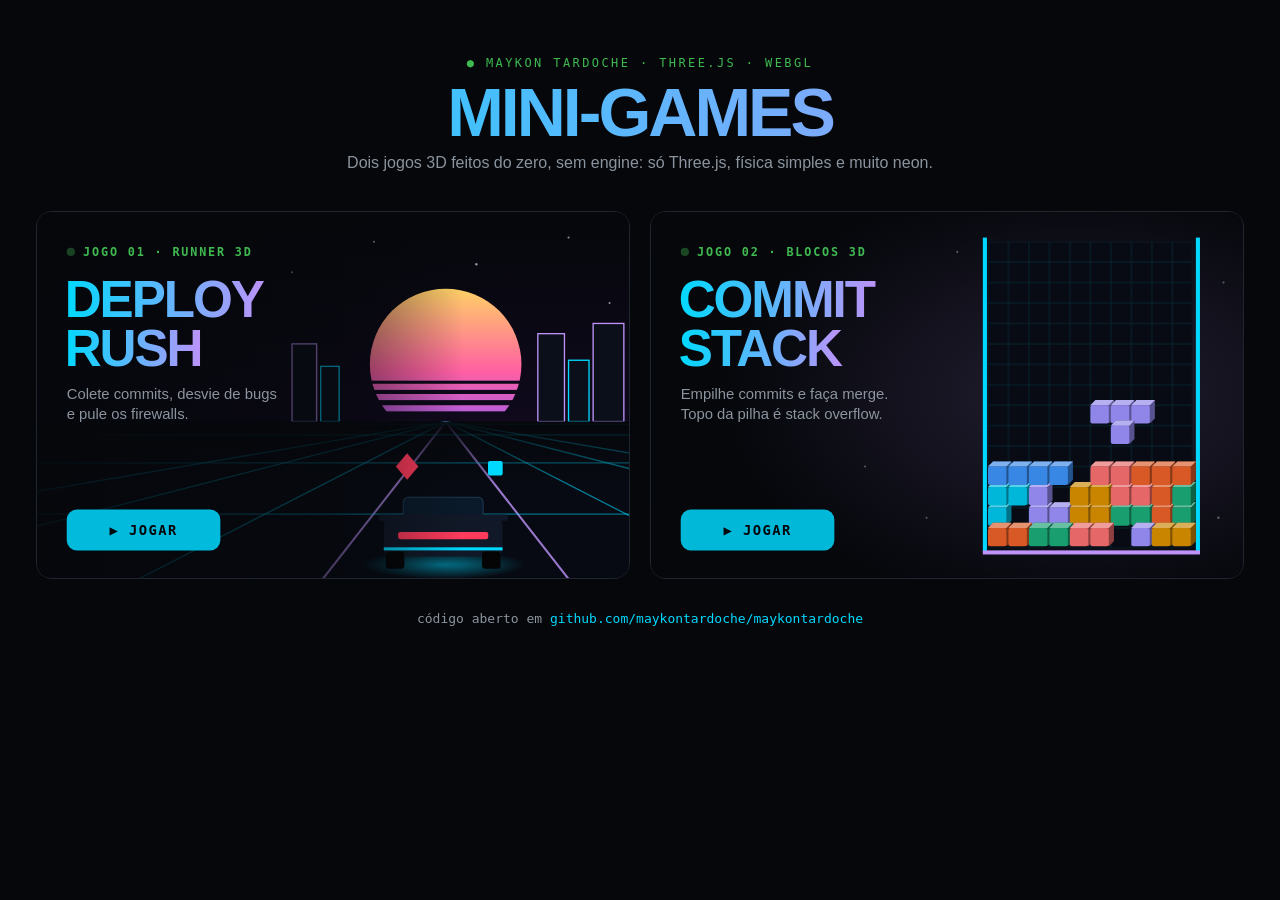
<file: games/index.html>
<!doctype html>
<html lang="pt-BR">
<head>
  <meta charset="utf-8">
  <meta name="viewport" content="width=device-width, initial-scale=1, viewport-fit=cover">
  <title>Mini-games — Maykon Tardoche</title>
  <meta name="description" content="Dois mini-games 3D feitos com Three.js: Deploy Rush e Commit Stack.">
  <link rel="stylesheet" href="./style.css">
  <style>
    html, body { overflow: auto; touch-action: auto; }
    main { max-width: 1240px; margin: 0 auto; padding: 56px 16px 72px; }
    header { text-align: center; margin-bottom: 36px; }
    header h1 { font-size: clamp(40px, 8vw, 68px); }
    .grid { display: grid; grid-template-columns: repeat(auto-fit, minmax(min(100%, 480px), 1fr)); gap: 20px; }
    .game { display: block; border-radius: 16px; overflow: hidden; outline-offset: 4px; transition: transform .2s ease, box-shadow .2s ease; }
    .game img { display: block; width: 100%; height: auto; }
    .game:hover { transform: translateY(-3px); box-shadow: 0 12px 40px rgb(0 217 255 / .18); }
    .game:focus-visible { outline: 3px solid var(--violet); }
    footer { margin-top: 32px; text-align: center; font: 13px var(--mono); color: var(--muted); }
    footer a { color: var(--cyan); text-decoration: none; }
    @media (prefers-reduced-motion: reduce) { .game { transition: none; } .game:hover { transform: none; } }
  </style>
</head>
<body>
  <main>
    <header>
      <div class="kicker">● MAYKON TARDOCHE · THREE.JS · WEBGL</div>
      <h1>MINI-GAMES</h1>
      <p>Dois jogos 3D feitos do zero, sem engine: só Three.js, física simples e muito neon.</p>
    </header>
    <div class="grid">
      <a class="game" href="./deploy-rush/"><img src="../assets/game-deploy-rush.svg" alt="Deploy Rush: runner 3D. Colete commits, desvie de bugs e pule os firewalls."></a>
      <a class="game" href="./commit-stack/"><img src="../assets/game-commit-stack.svg" alt="Commit Stack: jogo de blocos em 3D. Empilhe commits e faça merge."></a>
    </div>
    <footer>código aberto em <a href="https://github.com/maykontardoche/maykontardoche/tree/main/games">github.com/maykontardoche/maykontardoche</a></footer>
  </main>
</body>
</html>
</file>
<file: games/style.css>
/* Estilos compartilhados dos mini-games do perfil. */
:root {
  --bg: #05070b; --ink: #f0f6fc; --muted: #8b949e; --cyan: #00d9ff; --violet: #bd93f9;
  --red: #ff5f57; --line: #1f2630;
  --mono: ui-monospace, SFMono-Regular, 'JetBrains Mono', Menlo, Consolas, monospace;
  --sans: ui-sans-serif, -apple-system, 'Segoe UI', Roboto, Helvetica, Arial, sans-serif;
}
* { box-sizing: border-box; }
html, body { margin: 0; height: 100%; background: var(--bg); color: var(--ink); overflow: hidden;
  font-family: var(--sans); -webkit-user-select: none; user-select: none; touch-action: none; }
canvas { display: block; }

.hud { position: fixed; inset: 16px 16px auto 16px; display: flex; justify-content: space-between;
  gap: 12px; font-family: var(--mono); pointer-events: none; }
.hud .group { display: flex; gap: 10px; }
.chip { background: rgb(10 14 20 / .72); border: 1px solid var(--line); border-radius: 10px;
  padding: 8px 12px; backdrop-filter: blur(6px); }
.chip small { display: block; font-size: 10px; letter-spacing: 1.6px; color: var(--cyan); }
.chip b { font-size: 20px; font-variant-numeric: tabular-nums; }

.screen { position: fixed; inset: 0; display: grid; place-items: center; padding: 16px;
  background: radial-gradient(ellipse at 50% 30%, rgb(0 217 255 / .10), transparent 60%), rgb(5 7 11 / .55); }
.screen[hidden] { display: none; }
.panel { max-width: 520px; width: 100%; text-align: center; }
.kicker { font-family: var(--mono); font-size: 12px; letter-spacing: 2.4px; color: #3fb950; }
h1 { margin: 10px 0 6px; font-size: clamp(44px, 11vw, 84px); line-height: .95; letter-spacing: -3px;
  font-weight: 800; background: linear-gradient(90deg, var(--cyan), var(--violet)); -webkit-background-clip: text;
  background-clip: text; color: transparent; }
h1.fail { background: linear-gradient(90deg, var(--red), #ffb86c); -webkit-background-clip: text; background-clip: text; }
p { color: var(--muted); font-size: 16px; line-height: 1.5; margin: 0 0 22px; }
.keys { display: flex; flex-wrap: wrap; justify-content: center; gap: 8px 18px; margin: 0 0 26px;
  font-family: var(--mono); font-size: 13px; color: #c9d1d9; }
kbd { display: inline-block; min-width: 26px; padding: 3px 7px; margin-right: 6px; border: 1px solid #30363d;
  border-bottom-width: 3px; border-radius: 6px; background: #0d1117; font-family: var(--mono); font-size: 12px; }
button { font: 700 15px var(--mono); letter-spacing: 1.5px; color: #05070b; background: var(--cyan);
  border: 0; border-radius: 12px; padding: 14px 28px; cursor: pointer; box-shadow: 0 0 32px rgb(0 217 255 / .45); }
button:focus-visible { outline: 3px solid var(--violet); outline-offset: 3px; }
.result { display: flex; justify-content: center; gap: 10px; margin: 0 0 24px; font-family: var(--mono); }
.back { position: fixed; left: 50%; bottom: 14px; transform: translateX(-50%); font: 12px var(--mono);
  color: var(--muted); text-decoration: none; }
.back:hover { color: var(--cyan); }
.touch-only { display: none; }
@media (pointer: coarse) { .touch-only { display: inline; } .desk-only { display: none; } }
</file>
